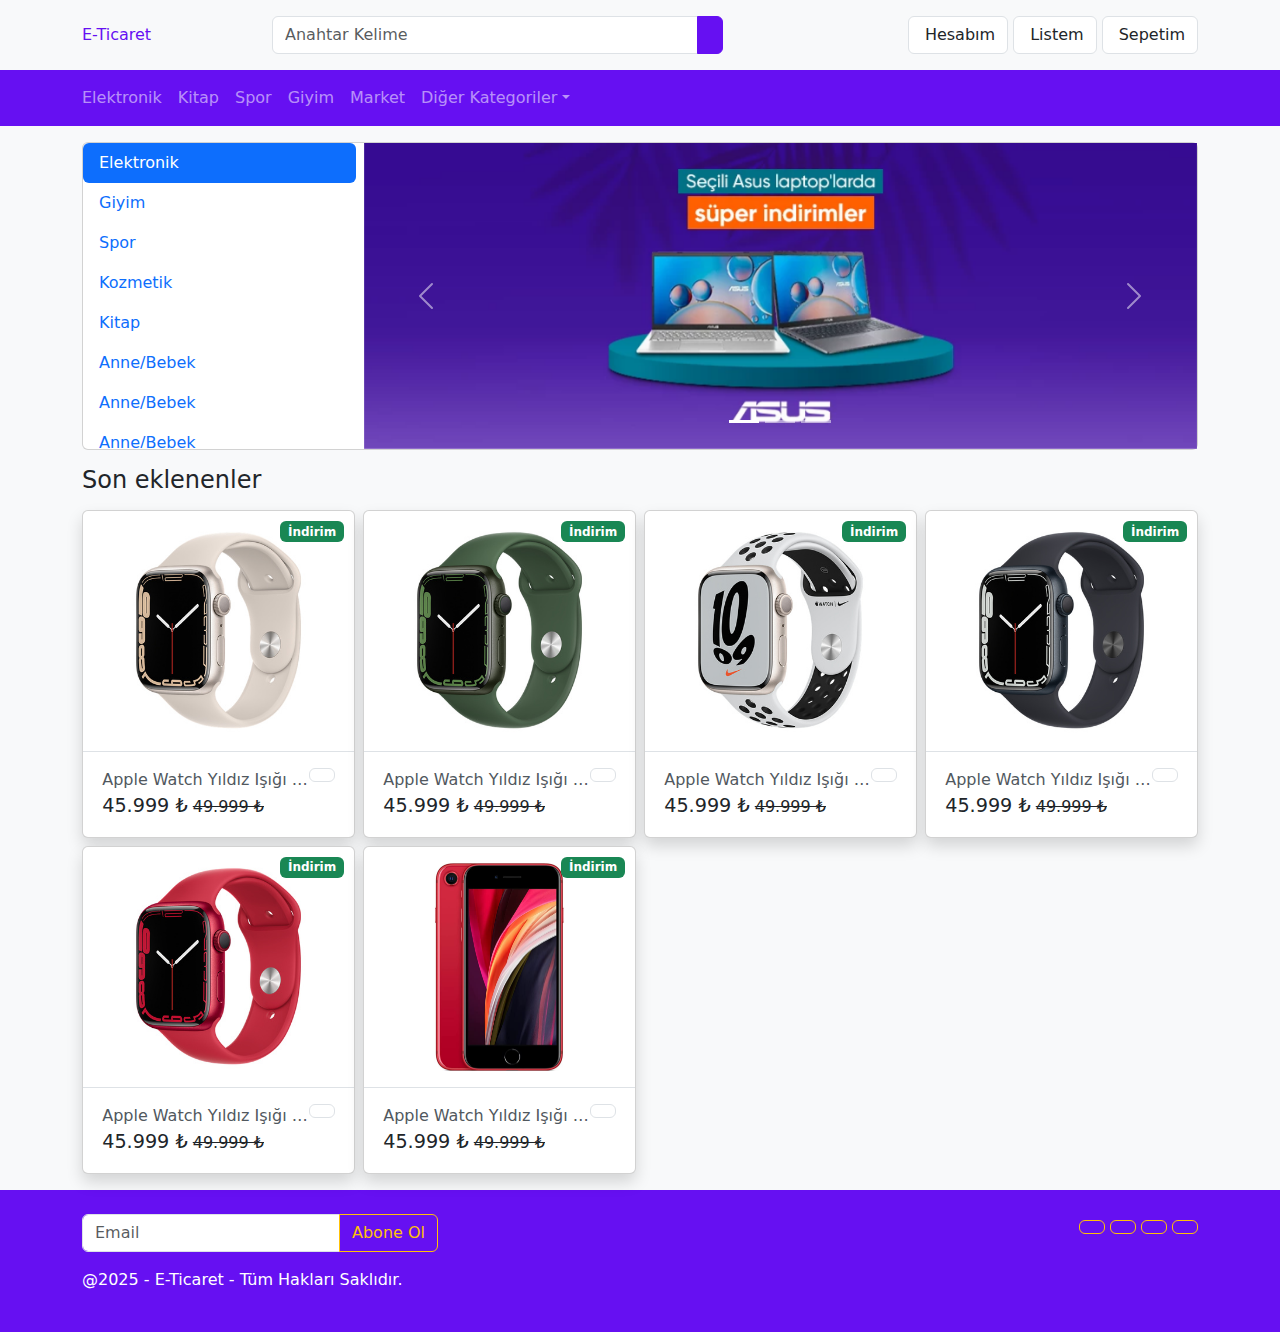
<file: index.html>
<!DOCTYPE html>
<html lang="en">
  <head>
    <meta charset="UTF-8" />
    <meta name="viewport" content="width=device-width, initial-scale=1.0" />
    <link
      rel="stylesheet"
      href="https://cdnjs.cloudflare.com/ajax/libs/bootstrap/5.3.3/css/bootstrap.min.css"
    />
    <link
      rel="stylesheet"
      href="https://cdnjs.cloudflare.com/ajax/libs/font-awesome/6.7.0/css/all.min.css"
      integrity="sha512-9xKTRVabjVeZmc+GUW8GgSmcREDunMM+Dt/GrzchfN8tkwHizc5RP4Ok/MXFFy5rIjJjzhndFScTceq5e6GvVQ=="
      crossorigin="anonymous"
      referrerpolicy="no-referrer"
    />
    <link rel="stylesheet" href="css/style.css" />

    <title>E-Ticaret</title>
  </head>
  <body class="bg-light">
    <header>
      <section class="top-bar">
        <div class="container">
          <div class="row gy-2 align-items-center">
            <div class="col-lg-2 col-sm-4 col-4">
              <a href="index.html" class="navbar-brand"
                ><i class="fa-solid fa-truck-fast"></i> E-Ticaret</a
              >
            </div>

            <div class="col-lg-5 col-sm-8 col-8 order-lg-last">
              <div class="text-end">
                <a href="#" class="btn btn-light"
                  ><i class="fa fa-user"></i
                  ><span class="ms-1 d-none d-sm-inline-block">Hesabım</span></a
                >
                <a href="#" class="btn btn-light"
                  ><i class="fa fa-heart"></i
                  ><span class="ms-1 d-none d-sm-inline-block">Listem</span></a
                >
                <a href="shopping-cart.html" class="btn btn-light"
                  ><i class="fa fa-shopping-cart"></i
                  ><span class="ms-1 d-none d-sm-inline-block">Sepetim</span></a
                >
              </div>
            </div>
            <div class="col-lg-5">
              <form>
                <div class="input-group">
                  <input
                    type="text"
                    placeholder="Anahtar Kelime"
                    class="form-control"
                  />
                  <button class="btn btn-primary">
                    <i class="fa fa-search"></i>
                  </button>
                </div>
              </form>
            </div>
          </div>
        </div>
      </section>
      <nav class="navbar navbar-dark bg-primary navbar-expand-lg">
        <div class="container">
          <button
            type="button"
            class="navbar-toggler"
            data-bs-toggle="collapse"
            data-bs-target="#navbar"
          >
            <span class="navbar-toggler-icon"></span>
          </button>
          <div class="collapse navbar-collapse" id="navbar">
            <ul class="navbar-nav">
              <li class="nav-item">
                <a href="#" class="nav-link ps-0">Elektronik</a>
              </li>
              <li class="nav-item">
                <a href="#" class="nav-link">Kitap</a>
              </li>
              <li class="nav-item">
                <a href="#" class="nav-link">Spor</a>
              </li>
              <li class="nav-item">
                <a href="#" class="nav-link">Giyim</a>
              </li>
              <li class="nav-item">
                <a href="#" class="nav-link">Market</a>
              </li>
              <li class="nav-item dropdown">
                <a
                  href="#"
                  class="nav-link dropdown-toggle"
                  data-bs-toggle="dropdown"
                  >Diğer Kategoriler</a
                >
                <ul class="dropdown-menu">
                  <li><a href="#" class="dropdown-item">Kategori 1</a></li>
                  <li><a href="#" class="dropdown-item">Kategori 2</a></li>
                  <li><a href="#" class="dropdown-item">Kategori 3</a></li>
                </ul>
              </li>
            </ul>
          </div>
        </div>
      </nav>
    </header>
    <section class="mt-3">
      <div class="container">
        <div class="card">
          <div class="row gx-2">
            <div class="col-3 d-none d-sm-block">
              <nav
                class="nav nav-pills flex-column flex-nowrap overflow-auto slider_nav"
              >
                <a href="#" class="nav-link active">Elektronik</a>
                <a href="#" class="nav-link">Giyim</a>
                <a href="#" class="nav-link">Spor</a>
                <a href="#" class="nav-link">Kozmetik</a>
                <a href="#" class="nav-link">Kitap</a>
                <a href="#" class="nav-link">Anne/Bebek</a>
                <a href="#" class="nav-link">Anne/Bebek</a>
                <a href="#" class="nav-link">Anne/Bebek</a>
                <a href="#" class="nav-link">Anne/Bebek</a>
                <a href="#" class="nav-link">Anne/Bebek</a>
                <a href="#" class="nav-link">Anne/Bebek</a>
                <a href="#" class="nav-link">Anne/Bebek</a>
              </nav>
            </div>
            <div class="col-sm-9">
              <div id="slider" class="carousel slide" data-bs-ride="carousel">
                <div class="carousel-indicators">
                  <button
                    type="button"
                    data-bs-target="#slider"
                    data-bs-slide-to="0"
                    class="active"
                  ></button>
                  <button
                    type="button"
                    data-bs-target="#slider"
                    data-bs-slide-to="1"
                  ></button>
                  <button
                    type="button"
                    data-bs-target="#slider"
                    data-bs-slide-to="2"
                  ></button>
                </div>
                <div class="carousel-inner">
                  <div class="carousel-item active">
                    <img
                      src="img/slider-1.jpeg"
                      alt="slider 1"
                      class="d-block w-100"
                    />
                  </div>
                  <div class="carousel-item">
                    <img
                      src="img/slider-2.jpeg"
                      alt="slider 2"
                      class="d-block w-100"
                    />
                  </div>
                  <div class="carousel-item">
                    <img
                      src="img/slider-3.jpeg"
                      alt="slider 3"
                      class="d-block w-100"
                    />
                  </div>
                </div>
                <button
                  type="button"
                  class="carousel-control-prev"
                  data-bs-target="#slider"
                  data-bs-slide="prev"
                >
                  <span class="carousel-control-prev-icon"></span>
                </button>
                <button
                  type="button"
                  class="carousel-control-next"
                  data-bs-target="#slider"
                  data-bs-slide="next"
                >
                  <span class="carousel-control-next-icon"></span>
                </button>
              </div>
            </div>
          </div>
        </div>
      </div>
    </section>
    <section class="mt-3">
      <div class="container">
        <h3 class="h4 mb-1 mb-lg-3">Son eklenenler</h3>
        <div class="row row-cols-2 row-cols-md-3 row-cols-lg-4 g-2">
          <div class="col">
            <div class="card shadow">
              <div class="img-wrap">
                <span class="badge bg-success">İndirim</span>
                <img src="img/1.jpeg" alt="ürün 1" class="card-img-top" />
              </div>

              <div class="border-top info-wrap">
                <a href="#" class="float-end btn btn-light">
                  <i class="fa fa-heart"></i>
                </a>
                <a href="details.html" class="title text-truncate"
                  >Apple Watch Yıldız Işığı Alüminyum Kasa ve Spor Kordon</a
                >
                <div class="price-wrap">
                  <span class="price-discount">45.999 ₺</span>
                  <del class="price">49.999 ₺</del>
                </div>
              </div>
            </div>
          </div>
          <div class="col">
            <div class="card shadow">
              <div class="img-wrap">
                <span class="badge bg-success">İndirim</span>
                <img src="img/2.jpeg" alt="ürün 1" class="card-img-top" />
              </div>

              <div class="border-top info-wrap">
                <a href="#" class="float-end btn btn-light">
                  <i class="fa fa-heart"></i>
                </a>
                <a href="#" class="title text-truncate"
                  >Apple Watch Yıldız Işığı Alüminyum Kasa ve Spor Kordon</a
                >
                <div class="price-wrap">
                  <span class="price-discount">45.999 ₺</span>
                  <del class="price">49.999 ₺</del>
                </div>
              </div>
            </div>
          </div>
          <div class="col">
            <div class="card shadow">
              <div class="img-wrap">
                <span class="badge bg-success">İndirim</span>
                <img src="img/3.jpeg" alt="ürün 1" class="card-img-top" />
              </div>

              <div class="border-top info-wrap">
                <a href="#" class="float-end btn btn-light">
                  <i class="fa fa-heart"></i>
                </a>
                <a href="#" class="title text-truncate"
                  >Apple Watch Yıldız Işığı Alüminyum Kasa ve Spor Kordon</a
                >
                <div class="price-wrap">
                  <span class="price-discount">45.999 ₺</span>
                  <del class="price">49.999 ₺</del>
                </div>
              </div>
            </div>
          </div>
          <div class="col">
            <div class="card shadow">
              <div class="img-wrap">
                <span class="badge bg-success">İndirim</span>
                <img src="img/4.jpeg" alt="ürün 1" class="card-img-top" />
              </div>

              <div class="border-top info-wrap">
                <a href="#" class="float-end btn btn-light">
                  <i class="fa fa-heart"></i>
                </a>
                <a href="#" class="title text-truncate"
                  >Apple Watch Yıldız Işığı Alüminyum Kasa ve Spor Kordon</a
                >
                <div class="price-wrap">
                  <span class="price-discount">45.999 ₺</span>
                  <del class="price">49.999 ₺</del>
                </div>
              </div>
            </div>
          </div>
          <div class="col">
            <div class="card shadow">
              <div class="img-wrap">
                <span class="badge bg-success">İndirim</span>
                <img src="img/5.jpeg" alt="ürün 1" class="card-img-top" />
              </div>

              <div class="border-top info-wrap">
                <a href="#" class="float-end btn btn-light">
                  <i class="fa fa-heart"></i>
                </a>
                <a href="#" class="title text-truncate"
                  >Apple Watch Yıldız Işığı Alüminyum Kasa ve Spor Kordon</a
                >
                <div class="price-wrap">
                  <span class="price-discount">45.999 ₺</span>
                  <del class="price">49.999 ₺</del>
                </div>
              </div>
            </div>
          </div>
          <div class="col">
            <div class="card shadow">
              <div class="img-wrap">
                <span class="badge bg-success">İndirim</span>
                <img src="img/6.jpeg" alt="ürün 1" class="card-img-top" />
              </div>

              <div class="border-top info-wrap">
                <a href="#" class="float-end btn btn-light">
                  <i class="fa fa-heart"></i>
                </a>
                <a href="#" class="title text-truncate"
                  >Apple Watch Yıldız Işığı Alüminyum Kasa ve Spor Kordon</a
                >
                <div class="price-wrap">
                  <span class="price-discount">45.999 ₺</span>
                  <del class="price">49.999 ₺</del>
                </div>
              </div>
            </div>
          </div>
        </div>
      </div>
    </section>
    <footer class="mt-3 py-4 bg-primary">
      <div class="container">
        <div class="row gy-3">
          <div class="col-md-6 col-lg-4">
            <form>
              <div class="input-group">
                <input type="email" class="form-control" placeholder="Email" />
                <button type="button" class="btn btn-outline-warning">
                  Abone Ol
                </button>
              </div>
            </form>
          </div>
          <div class="col-md-6 col-lg-8">
            <nav class="text-center text-md-end">
              <a href="#" class="btn btn-icon btn-outline-warning">
                <i class="fab fa-facebook"></i>
              </a>
              <a href="#" class="btn btn-icon btn-outline-warning">
                <i class="fab fa-instagram"></i>
              </a>
              <a href="#" class="btn btn-icon btn-outline-warning">
                <i class="fab fa-twitter"></i>
              </a>
              <a href="#" class="btn btn-icon btn-outline-warning">
                <i class="fab fa-youtube"></i>
              </a>
            </nav>
          </div>
          <div class="col-12">
            <p class="text-center text-md-start text-white">
              @2025 - E-Ticaret - Tüm Hakları Saklıdır.
            </p>
          </div>
        </div>
      </div>
    </footer>

    <script
      src="https://cdnjs.cloudflare.com/ajax/libs/bootstrap/5.3.3/js/bootstrap.bundle.min.js"
      integrity="sha512-7Pi/otdlbbCR+LnW+F7PwFcSDJOuUJB3OxtEHbg4vSMvzvJjde4Po1v4BR9Gdc9aXNUNFVUY+SK51wWT8WF0Gg=="
      crossorigin="anonymous"
      referrerpolicy="no-referrer"
    ></script>
  </body>
</html>
</file>
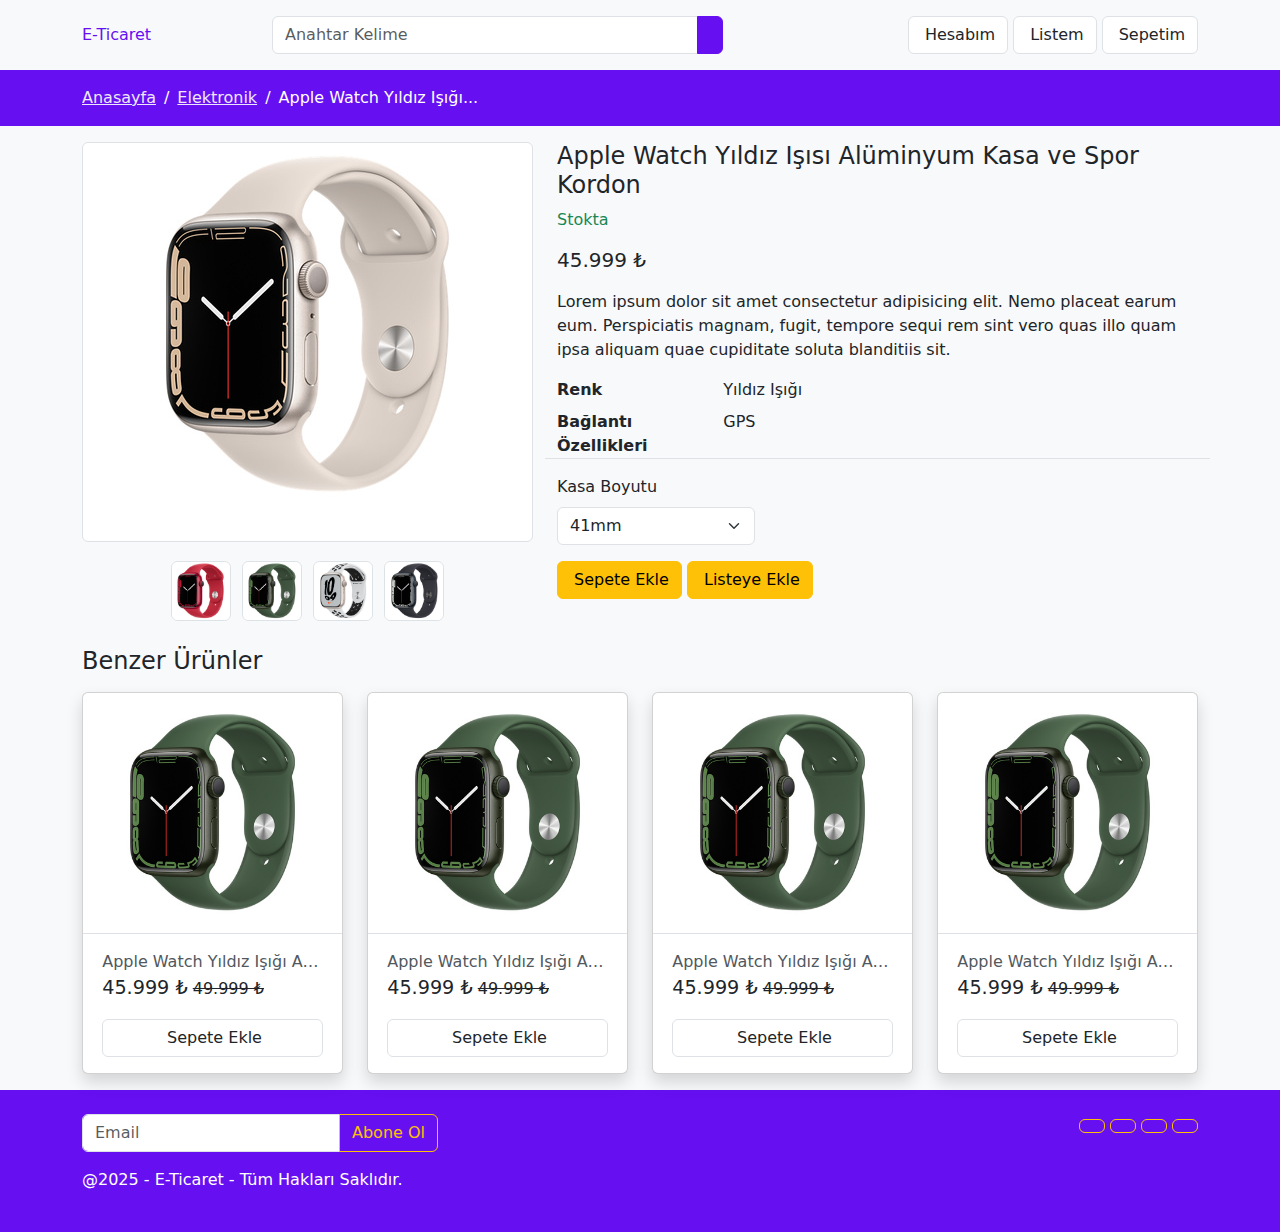
<file: details.html>
<!DOCTYPE html>
<html lang="en">
  <head>
    <meta charset="UTF-8" />
    <meta name="viewport" content="width=device-width, initial-scale=1.0" />
    <link
      rel="stylesheet"
      href="https://cdnjs.cloudflare.com/ajax/libs/bootstrap/5.3.3/css/bootstrap.min.css"
    />
    <link
      rel="stylesheet"
      href="https://cdnjs.cloudflare.com/ajax/libs/font-awesome/6.7.0/css/all.min.css"
      integrity="sha512-9xKTRVabjVeZmc+GUW8GgSmcREDunMM+Dt/GrzchfN8tkwHizc5RP4Ok/MXFFy5rIjJjzhndFScTceq5e6GvVQ=="
      crossorigin="anonymous"
      referrerpolicy="no-referrer"
    />
    <link rel="stylesheet" href="css/style.css" />

    <title>E-Ticaret</title>
  </head>
  <body class="bg-light">
    <header>
      <section class="top-bar">
        <div class="container">
          <div class="row gy-2 align-items-center">
            <div class="col-lg-2 col-sm-4 col-4">
              <a href="index.html" class="navbar-brand"
                ><i class="fa-solid fa-truck-fast"></i> E-Ticaret</a
              >
            </div>

            <div class="col-lg-5 col-sm-8 col-8 order-lg-last">
              <div class="text-end">
                <a href="#" class="btn btn-light"
                  ><i class="fa fa-user"></i
                  ><span class="ms-1 d-none d-sm-inline-block">Hesabım</span></a
                >
                <a href="#" class="btn btn-light"
                  ><i class="fa fa-heart"></i
                  ><span class="ms-1 d-none d-sm-inline-block">Listem</span></a
                >
                <a href="shopping-cart.html" class="btn btn-light"
                  ><i class="fa fa-shopping-cart"></i
                  ><span class="ms-1 d-none d-sm-inline-block">Sepetim</span></a
                >
              </div>
            </div>
            <div class="col-lg-5">
              <form>
                <div class="input-group">
                  <input
                    type="text"
                    placeholder="Anahtar Kelime"
                    class="form-control"
                  />
                  <button class="btn btn-primary">
                    <i class="fa fa-search"></i>
                  </button>
                </div>
              </form>
            </div>
          </div>
        </div>
      </section>
      <section class="bg-primary p-3">
        <div class="container">
          <nav>
            <ol class="breadcrumb mb-0">
              <li class="breadcrumb-item">
                <a href="#">Anasayfa</a>
              </li>
              <li class="breadcrumb-item">
                <a href="#">Elektronik</a>
              </li>
              <li class="breadcrumb-item">Apple Watch Yıldız Işığı...</li>
            </ol>
          </nav>
        </div>
      </section>
    </header>
    <section class="mt-3">
      <div class="container">
        <div class="row">
          <div class="col-lg-5">
            <div class="gallery-wrap">
              <div class="img-big-wrap img-thumbnail">
                <a href="img/1-big.jpeg" data-type="image" data-fslightbox>
                  <img src="img/1.jpeg" alt="" />
                </a>
              </div>
              <div class="thumbs-wrap">
                <a href="img/5-big.jpeg" data-type="image" data-fslightbox>
                  <img src="img/5.jpeg" height="60" alt="" />
                </a>
                <a href="img/2-big.jpeg" data-type="image" data-fslightbox>
                  <img src="img/2.jpeg" height="60" alt="" />
                </a>
                <a href="img/3-big.jpeg" data-type="image" data-fslightbox>
                  <img src="img/3.jpeg" height="60" alt="" />
                </a>
                <a href="img/4-big.jpeg" data-type="image" data-fslightbox>
                  <img src="img/4.jpeg" height="60" alt="" />
                </a>
              </div>
            </div>
          </div>
          <div class="col-lg-7">
            <article>
              <h4 class="title text-dark">
                Apple Watch Yıldız Işısı Alüminyum Kasa ve Spor Kordon
              </h4>
              <div class="rating-wrap">
                <span class="fa fa-star checked"></span>
                <span class="fa fa-star checked"></span>
                <span class="fa fa-star checked"></span>
                <span class="fa fa-star checked"></span>
                <span class="fa fa-star"></span>
              </div>
              <p class="text-success">Stokta</p>
              <div class="mb-3"><b class="price h5">45.999 ₺</b></div>
              <div class="product-description mb-3">
                Lorem ipsum dolor sit amet consectetur adipisicing elit. Nemo
                placeat earum eum. Perspiciatis magnam, fugit, tempore sequi rem
                sint vero quas illo quam ipsa aliquam quae cupiditate soluta
                blanditiis sit.
              </div>
              <dl class="row border-bottom">
                <dt class="col-3">Renk</dt>
                <dd class="col-9">Yıldız Işığı</dd>
                <dt class="col-3">Bağlantı Özellikleri</dt>
                <dd class="col-9">GPS</dd>
              </dl>
              <div class="row mb-3">
                <div class="col-md-4 col-6">
                  <label class="form-label">Kasa Boyutu</label>
                  <select class="form-select">
                    <option value="">41mm</option>
                    <option value="">45mm</option>
                  </select>
                </div>
              </div>
              <div class="buttons">
                <a href="#" class="btn btn-warning">
                  <i class="fa fa-shopping-basket me-1"></i>Sepete Ekle
                </a>
                <a href="#" class="btn btn-warning">
                  <i class="fa fa-heart basket me-1"></i>Listeye Ekle
                </a>
              </div>
            </article>
          </div>
        </div>
      </div>
    </section>
    <section class="mt-3">
      <div class="container">
        <h4 class="mb-3">Benzer Ürünler</h4>
        <div class="row gy-3">
          <div class="col-lg-3 col-sm-6 col-12">
            <div class="card shadow">
              <div class="img-wrap">
                <span class="fa fa-regular fa-heart"></span>
                <img src="img/2.jpeg" alt="ürün 1" class="card-img-top" />
              </div>

              <div class="border-top info-wrap">
                <a href="#" class="title text-truncate"
                  >Apple Watch Yıldız Işığı Alüminyum Kasa ve Spor Kordon</a
                >
                <div class="price-wrap mb-3">
                  <span class="price-discount">45.999 ₺</span>
                  <del class="price">49.999 ₺</del>
                </div>
                <a href="#" class="btn btn-light w-100">
                  <i class="fa fa-shopping-basket me-1"></i> Sepete Ekle
                </a>
              </div>
            </div>
          </div>
          <div class="col-lg-3 col-sm-6 col-12">
            <div class="card shadow">
              <div class="img-wrap">
                <span class="fa fa-regular fa-heart"></span>
                <img src="img/2.jpeg" alt="ürün 1" class="card-img-top" />
              </div>

              <div class="border-top info-wrap">
                <a href="#" class="title text-truncate"
                  >Apple Watch Yıldız Işığı Alüminyum Kasa ve Spor Kordon</a
                >
                <div class="price-wrap mb-3">
                  <span class="price-discount">45.999 ₺</span>
                  <del class="price">49.999 ₺</del>
                </div>
                <a href="#" class="btn btn-light w-100">
                  <i class="fa fa-shopping-basket me-1"></i> Sepete Ekle
                </a>
              </div>
            </div>
          </div>
          <div class="col-lg-3 col-sm-6 col-12">
            <div class="card shadow">
              <div class="img-wrap">
                <span class="fa fa-regular fa-heart"></span>
                <img src="img/2.jpeg" alt="ürün 1" class="card-img-top" />
              </div>

              <div class="border-top info-wrap">
                <a href="#" class="title text-truncate"
                  >Apple Watch Yıldız Işığı Alüminyum Kasa ve Spor Kordon</a
                >
                <div class="price-wrap mb-3">
                  <span class="price-discount">45.999 ₺</span>
                  <del class="price">49.999 ₺</del>
                </div>
                <a href="#" class="btn btn-light w-100">
                  <i class="fa fa-shopping-basket me-1"></i> Sepete Ekle
                </a>
              </div>
            </div>
          </div>
          <div class="col-lg-3 col-sm-6 col-12">
            <div class="card shadow">
              <div class="img-wrap">
                <span class="fa fa-regular fa-heart"></span>
                <img src="img/2.jpeg" alt="ürün 1" class="card-img-top" />
              </div>

              <div class="border-top info-wrap">
                <a href="#" class="title text-truncate"
                  >Apple Watch Yıldız Işığı Alüminyum Kasa ve Spor Kordon</a
                >
                <div class="price-wrap mb-3">
                  <span class="price-discount">45.999 ₺</span>
                  <del class="price">49.999 ₺</del>
                </div>
                <a href="#" class="btn btn-light w-100">
                  <i class="fa fa-shopping-basket me-1"></i> Sepete Ekle
                </a>
              </div>
            </div>
          </div>
        </div>
      </div>
    </section>

    <footer class="mt-3 py-4 bg-primary">
      <div class="container">
        <div class="row gy-3">
          <div class="col-md-6 col-lg-4">
            <form>
              <div class="input-group">
                <input type="email" class="form-control" placeholder="Email" />
                <button type="button" class="btn btn-outline-warning">
                  Abone Ol
                </button>
              </div>
            </form>
          </div>
          <div class="col-md-6 col-lg-8">
            <nav class="text-center text-md-end">
              <a href="#" class="btn btn-icon btn-outline-warning">
                <i class="fab fa-facebook"></i>
              </a>
              <a href="#" class="btn btn-icon btn-outline-warning">
                <i class="fab fa-instagram"></i>
              </a>
              <a href="#" class="btn btn-icon btn-outline-warning">
                <i class="fab fa-twitter"></i>
              </a>
              <a href="#" class="btn btn-icon btn-outline-warning">
                <i class="fab fa-youtube"></i>
              </a>
            </nav>
          </div>
          <div class="col-12">
            <p class="text-center text-md-start text-white">
              @2025 - E-Ticaret - Tüm Hakları Saklıdır.
            </p>
          </div>
        </div>
      </div>
    </footer>
    <script src="js/fslightbox.js"></script>

    <script
      src="https://cdnjs.cloudflare.com/ajax/libs/bootstrap/5.3.3/js/bootstrap.bundle.min.js"
      integrity="sha512-7Pi/otdlbbCR+LnW+F7PwFcSDJOuUJB3OxtEHbg4vSMvzvJjde4Po1v4BR9Gdc9aXNUNFVUY+SK51wWT8WF0Gg=="
      crossorigin="anonymous"
      referrerpolicy="no-referrer"
    ></script>
  </body>
</html>
</file>
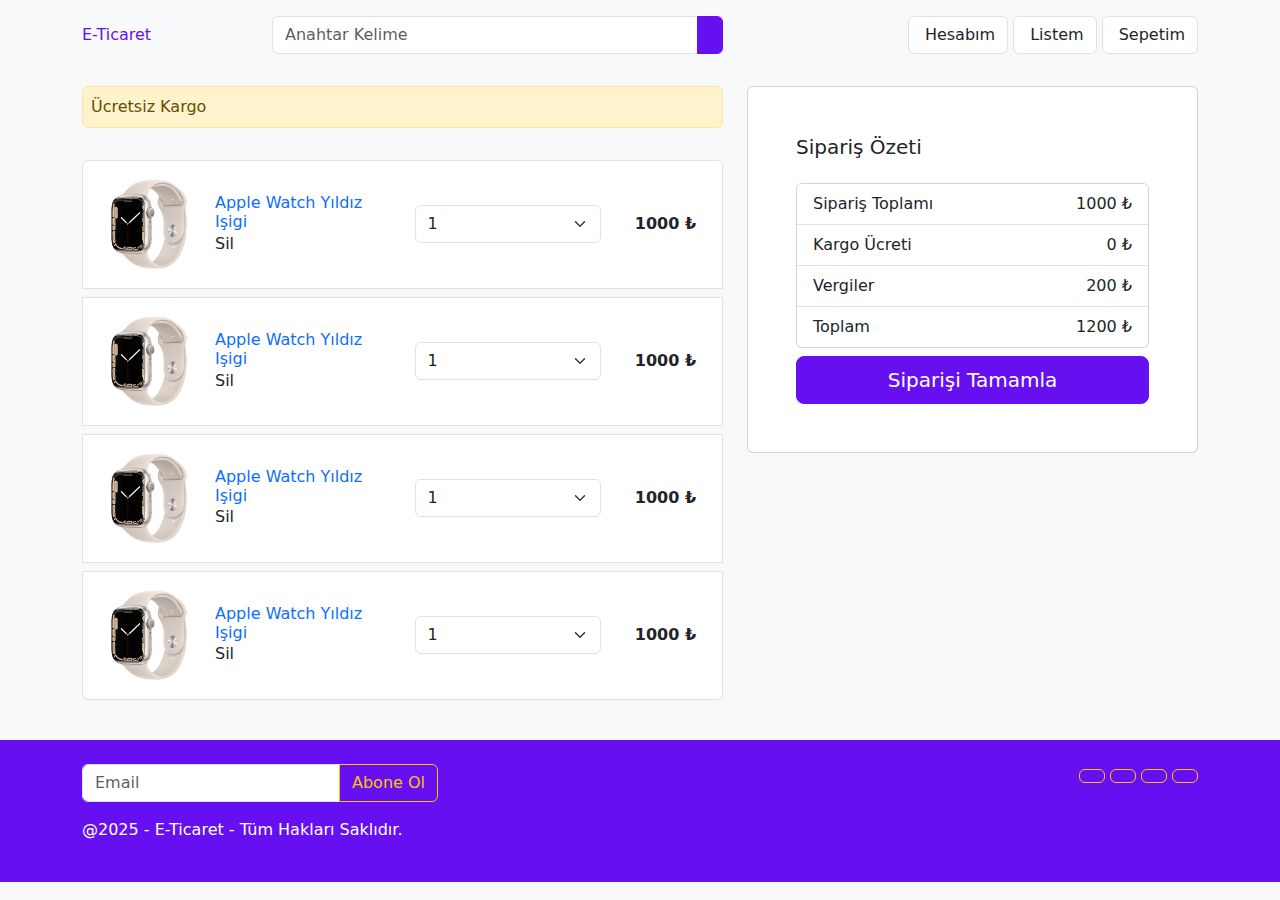
<file: shopping-cart.html>
<!DOCTYPE html>
<html lang="en">
  <head>
    <meta charset="UTF-8" />
    <meta name="viewport" content="width=device-width, initial-scale=1.0" />
    <link
      rel="stylesheet"
      href="https://cdnjs.cloudflare.com/ajax/libs/bootstrap/5.3.3/css/bootstrap.min.css"
    />
    <link
      rel="stylesheet"
      href="https://cdnjs.cloudflare.com/ajax/libs/font-awesome/6.7.0/css/all.min.css"
      integrity="sha512-9xKTRVabjVeZmc+GUW8GgSmcREDunMM+Dt/GrzchfN8tkwHizc5RP4Ok/MXFFy5rIjJjzhndFScTceq5e6GvVQ=="
      crossorigin="anonymous"
      referrerpolicy="no-referrer"
    />
    <link rel="stylesheet" href="css/style.css" />

    <title>E-Ticaret</title>
  </head>
  <body class="bg-light">
    <header>
      <section class="top-bar">
        <div class="container">
          <div class="row gy-2 align-items-center">
            <div class="col-lg-2 col-sm-4 col-4">
              <a href="index.html" class="navbar-brand"
                ><i class="fa-solid fa-truck-fast"></i> E-Ticaret</a
              >
            </div>

            <div class="col-lg-5 col-sm-8 col-8 order-lg-last">
              <div class="text-end">
                <a href="#" class="btn btn-light"
                  ><i class="fa fa-user"></i
                  ><span class="ms-1 d-none d-sm-inline-block">Hesabım</span></a
                >
                <a href="#" class="btn btn-light"
                  ><i class="fa fa-heart"></i
                  ><span class="ms-1 d-none d-sm-inline-block">Listem</span></a
                >
                <a href="shopping-cart.html" class="btn btn-light"
                  ><i class="fa fa-shopping-cart"></i
                  ><span class="ms-1 d-none d-sm-inline-block">Sepetim</span></a
                >
              </div>
            </div>
            <div class="col-lg-5">
              <form>
                <div class="input-group">
                  <input
                    type="text"
                    placeholder="Anahtar Kelime"
                    class="form-control"
                  />
                  <button class="btn btn-primary">
                    <i class="fa fa-search"></i>
                  </button>
                </div>
              </form>
            </div>
          </div>
        </div>
      </section>
    </header>
    <section class="mt-3">
      <div class="container">
        <div class="row">
          <div class="col-lg-7">
            <div class="alert alert-warning p-2">Ücretsiz Kargo</div>
            <div class="py-3">
              <ul class="list-group">
                <li class="py-3 mb-2 border-top list-group-item">
                  <div class="row align-items-center">
                    <div class="col-6">
                      <div class="d-flex align-items-center">
                        <img src="img/1.jpeg" style="width: 100px" alt="" />
                        <div class="ms-3">
                          <a class="text-decoration-none" href="#">
                            <h6 class="mb-0">Apple Watch Yıldız Işigi</h6>
                          </a>
                          <i class="fa-solid fa-trash-can"></i> Sil
                        </div>
                      </div>
                    </div>
                    <div class="col-4">
                      <select class="form-select">
                        <option>1</option>
                        <option>2</option>
                        <option>3</option>
                      </select>
                    </div>
                    <div class="col-2 text-center">
                      <span class="fw-bold">1000 ₺</span>
                    </div>
                  </div>
                </li>
                <li class="py-3 mb-2 border-top list-group-item">
                  <div class="row align-items-center">
                    <div class="col-6">
                      <div class="d-flex align-items-center">
                        <img src="img/1.jpeg" style="width: 100px" alt="" />
                        <div class="ms-3">
                          <a class="text-decoration-none" href="#">
                            <h6 class="mb-0">Apple Watch Yıldız Işigi</h6>
                          </a>
                          <i class="fa-solid fa-trash-can"></i> Sil
                        </div>
                      </div>
                    </div>
                    <div class="col-4">
                      <select class="form-select">
                        <option>1</option>
                        <option>2</option>
                        <option>3</option>
                      </select>
                    </div>
                    <div class="col-2 text-center">
                      <span class="fw-bold">1000 ₺</span>
                    </div>
                  </div>
                </li>
                <li class="py-3 mb-2 border-top list-group-item">
                  <div class="row align-items-center">
                    <div class="col-6">
                      <div class="d-flex align-items-center">
                        <img src="img/1.jpeg" style="width: 100px" alt="" />
                        <div class="ms-3">
                          <a class="text-decoration-none" href="#">
                            <h6 class="mb-0">Apple Watch Yıldız Işigi</h6>
                          </a>
                          <i class="fa-solid fa-trash-can"></i> Sil
                        </div>
                      </div>
                    </div>
                    <div class="col-4">
                      <select class="form-select">
                        <option>1</option>
                        <option>2</option>
                        <option>3</option>
                      </select>
                    </div>
                    <div class="col-2 text-center">
                      <span class="fw-bold">1000 ₺</span>
                    </div>
                  </div>
                </li>
                <li class="py-3 mb-2 border-top list-group-item">
                  <div class="row align-items-center">
                    <div class="col-6">
                      <div class="d-flex align-items-center">
                        <img src="img/1.jpeg" style="width: 100px" alt="" />
                        <div class="ms-3">
                          <a class="text-decoration-none" href="#">
                            <h6 class="mb-0">Apple Watch Yıldız Işigi</h6>
                          </a>
                          <i class="fa-solid fa-trash-can"></i> Sil
                        </div>
                      </div>
                    </div>
                    <div class="col-4">
                      <select class="form-select">
                        <option>1</option>
                        <option>2</option>
                        <option>3</option>
                      </select>
                    </div>
                    <div class="col-2 text-center">
                      <span class="fw-bold">1000 ₺</span>
                    </div>
                  </div>
                </li>
              </ul>
            </div>
          </div>
          <div class="col-lg-5">
            <div class="card">
              <div class="p-5 card-body">
                <h2 class="h5 mb-4">Sipariş Özeti</h2>
                <div class="card mb-2">
                  <div class="list-group list-group-flush">
                    <div
                      class="d-flex justify-content-center align-items-center list-group-item"
                    >
                      <div class="me-auto">
                        <div>Sipariş Toplamı</div>
                      </div>
                      <span>1000 ₺</span>
                    </div>
                    <div
                      class="d-flex justify-content-center align-items-center list-group-item"
                    >
                      <div class="me-auto">
                        <div>Kargo Ücreti</div>
                      </div>
                      <span>0 ₺</span>
                    </div>
                    <div
                      class="d-flex justify-content-center align-items-center list-group-item"
                    >
                      <div class="me-auto">
                        <div>Vergiler</div>
                      </div>
                      <span>200 ₺</span>
                    </div>
                    <div
                      class="d-flex justify-content-center align-items-center list-group-item"
                    >
                      <div class="me-auto">
                        <div>Toplam</div>
                      </div>
                      <span>1200 ₺</span>
                    </div>
                  </div>
                </div>
                <div class="d-grid">
                  <a href="#" class="btn btn-primary btn-lg">
                    Siparişi Tamamla
                  </a>
                </div>
              </div>
            </div>
          </div>
        </div>
      </div>
    </section>

    <footer class="mt-3 py-4 bg-primary">
      <div class="container">
        <div class="row gy-3">
          <div class="col-md-6 col-lg-4">
            <form>
              <div class="input-group">
                <input type="email" class="form-control" placeholder="Email" />
                <button type="button" class="btn btn-outline-warning">
                  Abone Ol
                </button>
              </div>
            </form>
          </div>
          <div class="col-md-6 col-lg-8">
            <nav class="text-center text-md-end">
              <a href="#" class="btn btn-icon btn-outline-warning">
                <i class="fab fa-facebook"></i>
              </a>
              <a href="#" class="btn btn-icon btn-outline-warning">
                <i class="fab fa-instagram"></i>
              </a>
              <a href="#" class="btn btn-icon btn-outline-warning">
                <i class="fab fa-twitter"></i>
              </a>
              <a href="#" class="btn btn-icon btn-outline-warning">
                <i class="fab fa-youtube"></i>
              </a>
            </nav>
          </div>
          <div class="col-12">
            <p class="text-center text-md-start text-white">
              @2025 - E-Ticaret - Tüm Hakları Saklıdır.
            </p>
          </div>
        </div>
      </div>
    </footer>
    <script src="js/fslightbox.js"></script>

    <script
      src="https://cdnjs.cloudflare.com/ajax/libs/bootstrap/5.3.3/js/bootstrap.bundle.min.js"
      integrity="sha512-7Pi/otdlbbCR+LnW+F7PwFcSDJOuUJB3OxtEHbg4vSMvzvJjde4Po1v4BR9Gdc9aXNUNFVUY+SK51wWT8WF0Gg=="
      crossorigin="anonymous"
      referrerpolicy="no-referrer"
    ></script>
  </body>
</html>
</file>
<file: css/style.css>
:root {
  --primary: #6610f2;
}

.top-bar {
  padding-top: 1rem;
  padding-bottom: 1rem;
}

.btn-light {
  background-color: #fff;
  border-color: #dee2e6;
  color: #212529;
}
.bg-primary,
.btn-primary {
  background-color: var(--primary) !important;
  border-color: var(--primary);
}
.navbar-brand,
.btn-light i {
  color: var(--primary);
}
.slider_nav {
  max-height: 250px;
}
@media (min-width: 1200px) {
  .slider_nav {
    max-height: 305px;
  }
}
@media (max-width: 992px) {
  .slider_nav {
    max-height: 188px;
  }
}
@media (max-width: 768px) {
  .slider_nav {
    max-height: 140px;
  }
}

.img-wrap {
  position: relative;
  padding: 1rem;
}
.img-wrap span {
  position: absolute;
  top: 10px;
  right: 10px;
}
.info-wrap {
  padding: 1rem 1.2rem;
}
.info-wrap .title {
  display: block;
  text-decoration: none;
  color: #51585e;
}
.price-wrap .price-discount {
  font-size: 1.2rem;
}
.img-wrap {
  height: 240px;
  text-align: center;
}
.img-wrap img {
  height: 100%;
  width: auto;
  max-width: 100%;
  object-fit: cover;
}
.breadcrumb a {
  color: white;
  opacity: 0.9;
}
.breadcrumb .breadcrumb-item {
  color: white;
}
.breadcrumb-item + .breadcrumb-item::before {
  color: white;
}

.gallery-wrap .img-big-wrap {
  width: 100%;
  height: 400px;
  margin-bottom: 1rem;
  text-align: center;
}
.gallery-wrap .img-big-wrap img {
  max-width: 100%;
}
.gallery-wrap .thumbs-wrap {
  text-align: center;
}
.gallery-wrap .thumbs-wrap a {
  width: 60px;
  height: 60px;
  border: 1px solid #dde2e6;
  border-radius: 0.4rem;
  margin: 3px;
  display: inline-block;
  overflow: hidden;
}
.gallery-wrap .thumbs-wrap img {
  max-width: 100%;
  height: 100%;
  object-fit: cover;
  cursor: zoom-in;
}
.checked {
  color: orange;
}
</file>
